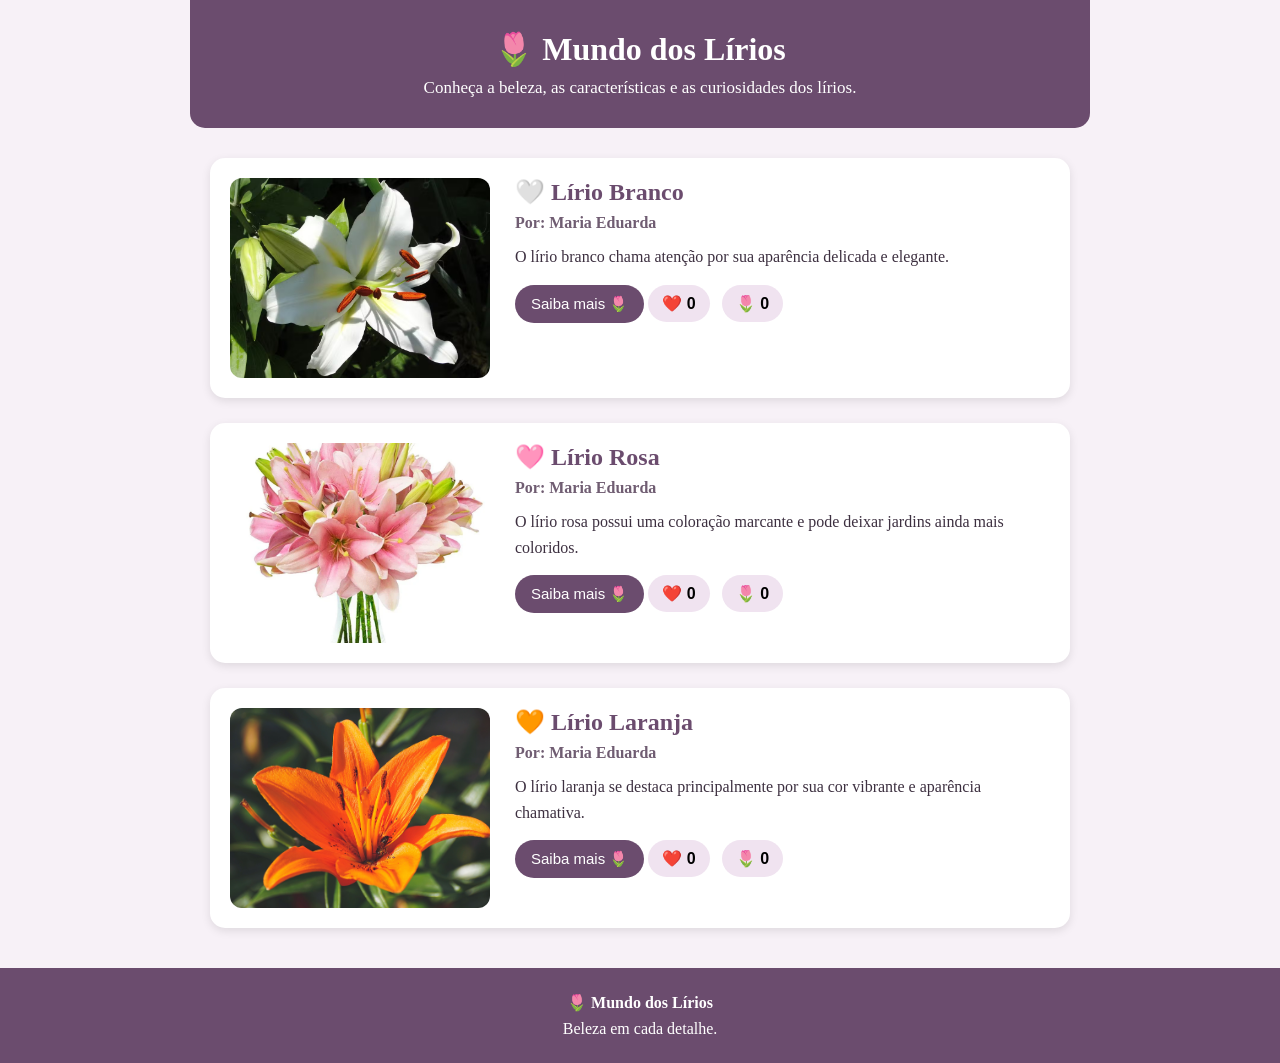
<file: index.html>
<!DOCTYPE html>
<html lang="pt-br">

<head>
    <meta charset="UTF-8">
    <meta name="viewport" content="width=device-width, initial-scale=1.0">
    <title>Mundo dos Lírios</title>
    <link rel="stylesheet" href="style.css">
</head>

<body>

    <header>
        <h1>🌷 Mundo dos Lírios</h1>
        <p>Conheça a beleza, as características e as curiosidades dos lírios.</p>
    </header>

    <main>

        <article class="card">
            <img src="lirio-branco-caracteristicas-dicas-cuidados-1.avif" alt="Lírio branco em destaque">

            <div class="conteudo">
                <h2>🤍 Lírio Branco</h2>
                <p class="artigo-autor">Por: Maria Eduarda</p>

                <p>
                    O lírio branco chama atenção por sua aparência
                    delicada e elegante.
                </p>

                <button class="botao-saiba-mais"
    onclick="window.location.href='lirio-branco.html'">
    Saiba mais 🌷
</button>


                <div class="informacoes">
                    <h3>Características</h3>
                    <p>
                        Possui pétalas claras e uma aparência delicada,
                        sendo uma das variedades mais conhecidas de lírios.
                    </p>

                    <h3>Curiosidades</h3>
                    <p>
                        Os lírios fazem parte do gênero Lilium e existem
                        diversas espécies e variedades.
                    </p>

                    <h3>Cuidados</h3>
                    <p>
                        Para crescer bem, o lírio precisa de luz adequada,
                        água e um solo que permita boa drenagem.
                    </p>
                </div>

                <button class="reacao">
                    ❤️ <span>0</span>
                </button>

                <button class="reacao">
                    🌷 <span>0</span>
                </button>
            </div>
        </article>


        <article class="card">
            <img src="28276gg.webp" alt="Lírio rosa florescendo">

            <div class="conteudo">
                <h2>🩷 Lírio Rosa</h2>
                <p class="artigo-autor">Por: Maria Eduarda</p>

                <p>
                    O lírio rosa possui uma coloração marcante e
                    pode deixar jardins ainda mais coloridos.
                </p>

                <button class="botao-saiba-mais"
    onclick="window.location.href='lirio-rosa.html'">
    Saiba mais 🌷
</button>


                <div class="informacoes">
                    <h3>Características</h3>
                    <p>
                        Suas flores apresentam diferentes tons de rosa
                        e podem ter pétalas com detalhes ou manchas.
                    </p>

                    <h3>Curiosidades</h3>
                    <p>
                        Existem diferentes variedades de lírios, que
                        podem apresentar cores e formatos variados.
                    </p>

                    <h3>Cuidados</h3>
                    <p>
                        É importante observar a iluminação e manter
                        a planta hidratada sem deixar o solo encharcado.
                    </p>
                </div>

                <button class="reacao">
                    ❤️ <span>0</span>
                </button>

                <button class="reacao">
                    🌷 <span>0</span>
                </button>
            </div>
        </article>


        <article class="card">
            <img src="lirio-laranja-1.png" alt="Lírio laranja com pétalas abertas">

            <div class="conteudo">
                <h2>🧡 Lírio Laranja</h2>
                <p class="artigo-autor">Por: Maria Eduarda</p>

                <p>
                    O lírio laranja se destaca principalmente por
                    sua cor vibrante e aparência chamativa.
                </p>

                <button class="botao-saiba-mais"
    onclick="window.location.href='lirio-laranja.html'">
    Saiba mais 🌷
</button>


                <div class="informacoes">
                    <h3>Características</h3>
                    <p>
                        Suas pétalas apresentam tons alaranjados,
                        criando um visual bastante marcante.
                    </p>

                    <h3>Curiosidades</h3>
                    <p>
                        A variedade de cores dos lírios é uma das
                        características que torna essas flores tão interessantes.
                    </p>

                    <h3>Cuidados</h3>
                    <p>
                        Assim como outras variedades, precisa de
                        condições adequadas de luz, água e solo.
                    </p>
                </div>

                <button class="reacao">
                    ❤️ <span>0</span>
                </button>

                <button class="reacao">
                    🌷 <span>0</span>
                </button>
            </div>
        </article>

    </main>

    <footer>
        <p>🌷 Mundo dos Lírios</p>
        <p>Beleza em cada detalhe.</p>
    </footer>

    <script src="script.js"></script>

</body>

</html>
</file>
<file: style.css>
* {
    box-sizing: border-box;
    margin: 0;
    padding: 0;
}

body {
    font-family: Georgia, serif;
    background-color: #f7f1f7;
    color: #3d3040;
}

header {
    background-color: #6b4c6e;
    color: white;
    text-align: center;
    max-width: 900px;
    margin: 0 auto;
    padding: 30px 20px;
    border-radius: 0 0 15px 15px;
}

header h1 {
    margin-bottom: 10px;
}

header p {
    font-size: 17px;
}

main {
    max-width: 900px;
    margin: 30px auto;
    padding: 0 20px;
}

.card {
    display: flex;
    align-items: flex-start;
    gap: 25px;
    background-color: white;
    margin-bottom: 25px;
    padding: 20px;
    border-radius: 15px;
    box-shadow: 0 3px 10px rgba(0, 0, 0, 0.10);
    transition: transform 0.3s ease;
}

.card:hover {
    transform: translateY(-3px);
}

.card img {
    width: 260px;
    height: 200px;
    object-fit: cover;
    border-radius: 12px;
}

.conteudo {
    flex: 1;
}

.conteudo h2 {
    color: #6b4c6e;
    margin-bottom: 8px;
}

.artigo-autor {
    font-weight: bold;
    margin-bottom: 12px;
    color: #705d72;
}

.conteudo > p:not(.artigo-autor) {
    line-height: 1.6;
    margin-bottom: 15px;
}

.botao-saiba-mais {
    border: none;
    background-color: #6b4c6e;
    color: white;
    padding: 10px 16px;
    border-radius: 20px;
    cursor: pointer;
    font-size: 15px;
    margin-bottom: 15px;
}

.botao-saiba-mais:hover {
    background-color: #513853;
}

.informacoes {
    display: none;
    background-color: #f8eef8;
    padding: 15px;
    border-radius: 12px;
    margin-bottom: 15px;
}

.informacoes.aberta {
    display: block;
}

.informacoes h3 {
    color: #6b4c6e;
    margin-bottom: 5px;
    margin-top: 10px;
}

.informacoes h3:first-child {
    margin-top: 0;
}

.informacoes p {
    line-height: 1.5;
}

.reacao {
    border: none;
    background-color: #f0e3f0;
    padding: 9px 14px;
    margin-right: 8px;
    border-radius: 20px;
    cursor: pointer;
    font-size: 16px;
}

.reacao:hover {
    background-color: #e2cfe3;
}

.reacao span {
    font-weight: bold;
}

footer {
    background-color: #6b4c6e;
    color: white;
    text-align: center;
    padding: 25px;
    margin-top: 40px;
}

footer p:first-child {
    font-weight: bold;
    margin-bottom: 8px;
}

@media (max-width: 700px) {

    .card {
        flex-direction: column;
        text-align: center;
    }

    .card img {
        width: 100%;
        height: 220px;
    }

    .conteudo {
        width: 100%;
    }

    .informacoes {
        text-align: left;
    }
}
.reacao.ativo {
    background-color: #6b4c6e;
    color: white;
}

.reacao.ativo:hover {
    background-color: #513853;
}
</file>
